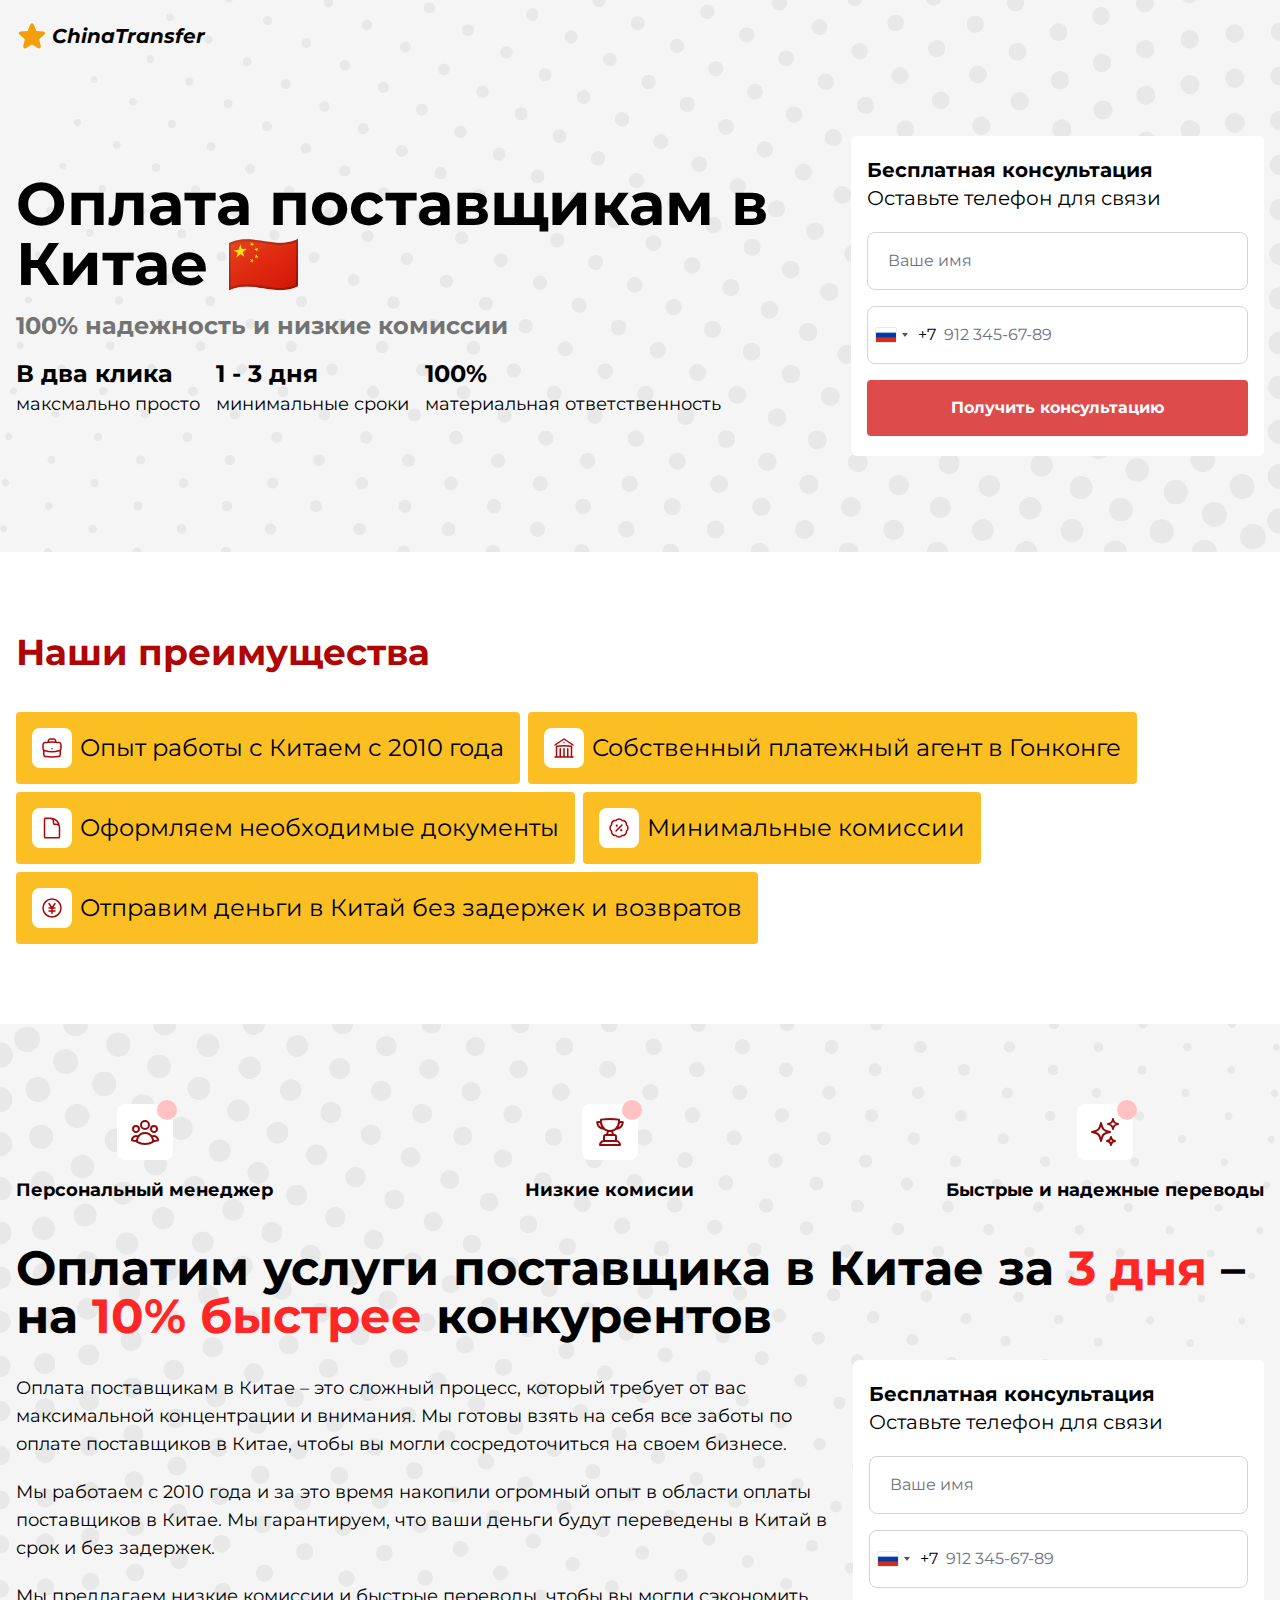
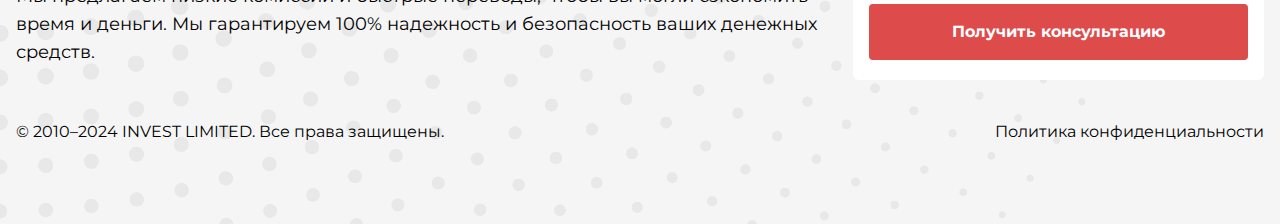
<file: index.html>
<!doctype html><html lang="en"><head><meta charset="utf-8"/><link rel="icon" href="/favicon.ico"/><meta name="viewport" content="width=device-width,initial-scale=1"/><meta name="theme-color" content="#000000"/><meta name="description" content="Web site created using create-react-app"/><link rel="apple-touch-icon" href="/logo192.png"/><link rel="manifest" href="/manifest.json"/><title>China transfer</title><script defer="defer" src="/static/js/main.c3dc3cc2.js"></script><link href="/static/css/main.91bf5cce.css" rel="stylesheet"></head><body><noscript>You need to enable JavaScript to run this app.</noscript><div id="root"></div></body></html>
</file>
<file: static/css/main.91bf5cce.css>
@import url(https://fonts.googleapis.com/css2?family=Montserrat:ital,wght@0,100..900;1,100..900&display=swap);
/*
! tailwindcss v3.4.6 | MIT License | https://tailwindcss.com
*/*,:after,:before{border:0 solid #e5e7eb;box-sizing:border-box}:after,:before{--tw-content:""}:host,html{-webkit-text-size-adjust:100%;font-feature-settings:normal;-webkit-tap-highlight-color:transparent;font-family:ui-sans-serif,system-ui,sans-serif,Apple Color Emoji,Segoe UI Emoji,Segoe UI Symbol,Noto Color Emoji;font-variation-settings:normal;line-height:1.5;tab-size:4}body{line-height:inherit;margin:0}hr{border-top-width:1px;color:inherit;height:0}abbr:where([title]){-webkit-text-decoration:underline dotted;text-decoration:underline dotted}h1,h2,h3,h4,h5,h6{font-size:inherit;font-weight:inherit}a{color:inherit;text-decoration:inherit}b,strong{font-weight:bolder}code,kbd,pre,samp{font-feature-settings:normal;font-family:ui-monospace,SFMono-Regular,Menlo,Monaco,Consolas,Liberation Mono,Courier New,monospace;font-size:1em;font-variation-settings:normal}small{font-size:80%}sub,sup{font-size:75%;line-height:0;position:relative;vertical-align:initial}sub{bottom:-.25em}sup{top:-.5em}table{border-collapse:collapse;border-color:inherit;text-indent:0}button,input,optgroup,select,textarea{font-feature-settings:inherit;color:inherit;font-family:inherit;font-size:100%;font-variation-settings:inherit;font-weight:inherit;letter-spacing:inherit;line-height:inherit;margin:0;padding:0}button,select{text-transform:none}button,input:where([type=button]),input:where([type=reset]),input:where([type=submit]){-webkit-appearance:button;background-color:initial;background-image:none}:-moz-focusring{outline:auto}:-moz-ui-invalid{box-shadow:none}progress{vertical-align:initial}::-webkit-inner-spin-button,::-webkit-outer-spin-button{height:auto}[type=search]{-webkit-appearance:textfield;outline-offset:-2px}::-webkit-search-decoration{-webkit-appearance:none}::-webkit-file-upload-button{-webkit-appearance:button;font:inherit}summary{display:list-item}blockquote,dd,dl,figure,h1,h2,h3,h4,h5,h6,hr,p,pre{margin:0}fieldset{margin:0}fieldset,legend{padding:0}menu,ol,ul{list-style:none;margin:0;padding:0}dialog{padding:0}textarea{resize:vertical}input::placeholder,textarea::placeholder{color:#9ca3af}[role=button],button{cursor:pointer}:disabled{cursor:default}audio,canvas,embed,iframe,img,object,svg,video{display:block;vertical-align:middle}img,video{height:auto;max-width:100%}[hidden]{display:none}[multiple],[type=date],[type=datetime-local],[type=email],[type=month],[type=number],[type=password],[type=search],[type=tel],[type=text],[type=time],[type=url],[type=week],input:where(:not([type])),select,textarea{--tw-shadow:0 0 #0000;-webkit-appearance:none;appearance:none;background-color:#fff;border-color:#6b7280;border-radius:0;border-width:1px;font-size:1rem;line-height:1.5rem;padding:.5rem .75rem}[multiple]:focus,[type=date]:focus,[type=datetime-local]:focus,[type=email]:focus,[type=month]:focus,[type=number]:focus,[type=password]:focus,[type=search]:focus,[type=tel]:focus,[type=text]:focus,[type=time]:focus,[type=url]:focus,[type=week]:focus,input:where(:not([type])):focus,select:focus,textarea:focus{--tw-ring-inset:var(--tw-empty,/*!*/ /*!*/);--tw-ring-offset-width:0px;--tw-ring-offset-color:#fff;--tw-ring-color:#2563eb;--tw-ring-offset-shadow:var(--tw-ring-inset) 0 0 0 var(--tw-ring-offset-width) var(--tw-ring-offset-color);--tw-ring-shadow:var(--tw-ring-inset) 0 0 0 calc(1px + var(--tw-ring-offset-width)) var(--tw-ring-color);border-color:#2563eb;box-shadow:var(--tw-ring-offset-shadow),var(--tw-ring-shadow),var(--tw-shadow);outline:2px solid #0000;outline-offset:2px}input::placeholder,textarea::placeholder{color:#6b7280;opacity:1}::-webkit-datetime-edit-fields-wrapper{padding:0}::-webkit-date-and-time-value{min-height:1.5em;text-align:inherit}::-webkit-datetime-edit{display:inline-flex}::-webkit-datetime-edit,::-webkit-datetime-edit-day-field,::-webkit-datetime-edit-hour-field,::-webkit-datetime-edit-meridiem-field,::-webkit-datetime-edit-millisecond-field,::-webkit-datetime-edit-minute-field,::-webkit-datetime-edit-month-field,::-webkit-datetime-edit-second-field,::-webkit-datetime-edit-year-field{padding-bottom:0;padding-top:0}select{background-image:url("data:image/svg+xml;charset=utf-8,%3Csvg xmlns='http://www.w3.org/2000/svg' fill='none' viewBox='0 0 20 20'%3E%3Cpath stroke='%236b7280' stroke-linecap='round' stroke-linejoin='round' stroke-width='1.5' d='m6 8 4 4 4-4'/%3E%3C/svg%3E");background-position:right .5rem center;background-repeat:no-repeat;background-size:1.5em 1.5em;padding-right:2.5rem;-webkit-print-color-adjust:exact;print-color-adjust:exact}[multiple],[size]:where(select:not([size="1"])){background-image:none;background-position:0 0;background-repeat:unset;background-size:initial;padding-right:.75rem;-webkit-print-color-adjust:unset;print-color-adjust:unset}[type=checkbox],[type=radio]{--tw-shadow:0 0 #0000;-webkit-appearance:none;appearance:none;background-color:#fff;background-origin:border-box;border-color:#6b7280;border-width:1px;color:#2563eb;display:inline-block;flex-shrink:0;height:1rem;padding:0;-webkit-print-color-adjust:exact;print-color-adjust:exact;-webkit-user-select:none;user-select:none;vertical-align:middle;width:1rem}[type=checkbox]{border-radius:0}[type=radio]{border-radius:100%}[type=checkbox]:focus,[type=radio]:focus{--tw-ring-inset:var(--tw-empty,/*!*/ /*!*/);--tw-ring-offset-width:2px;--tw-ring-offset-color:#fff;--tw-ring-color:#2563eb;--tw-ring-offset-shadow:var(--tw-ring-inset) 0 0 0 var(--tw-ring-offset-width) var(--tw-ring-offset-color);--tw-ring-shadow:var(--tw-ring-inset) 0 0 0 calc(2px + var(--tw-ring-offset-width)) var(--tw-ring-color);box-shadow:var(--tw-ring-offset-shadow),var(--tw-ring-shadow),var(--tw-shadow);outline:2px solid #0000;outline-offset:2px}[type=checkbox]:checked,[type=radio]:checked{background-color:currentColor;background-position:50%;background-repeat:no-repeat;background-size:100% 100%;border-color:#0000}[type=checkbox]:checked{background-image:url("data:image/svg+xml;charset=utf-8,%3Csvg viewBox='0 0 16 16' fill='%23fff' xmlns='http://www.w3.org/2000/svg'%3E%3Cpath d='M12.207 4.793a1 1 0 0 1 0 1.414l-5 5a1 1 0 0 1-1.414 0l-2-2a1 1 0 0 1 1.414-1.414L6.5 9.086l4.293-4.293a1 1 0 0 1 1.414 0z'/%3E%3C/svg%3E")}@media (forced-colors:active){[type=checkbox]:checked{-webkit-appearance:auto;appearance:auto}}[type=radio]:checked{background-image:url("data:image/svg+xml;charset=utf-8,%3Csvg viewBox='0 0 16 16' fill='%23fff' xmlns='http://www.w3.org/2000/svg'%3E%3Ccircle cx='8' cy='8' r='3'/%3E%3C/svg%3E")}@media (forced-colors:active){[type=radio]:checked{-webkit-appearance:auto;appearance:auto}}[type=checkbox]:checked:focus,[type=checkbox]:checked:hover,[type=checkbox]:indeterminate,[type=radio]:checked:focus,[type=radio]:checked:hover{background-color:currentColor;border-color:#0000}[type=checkbox]:indeterminate{background-image:url("data:image/svg+xml;charset=utf-8,%3Csvg xmlns='http://www.w3.org/2000/svg' fill='none' viewBox='0 0 16 16'%3E%3Cpath stroke='%23fff' stroke-linecap='round' stroke-linejoin='round' stroke-width='2' d='M4 8h8'/%3E%3C/svg%3E");background-position:50%;background-repeat:no-repeat;background-size:100% 100%}@media (forced-colors:active){[type=checkbox]:indeterminate{-webkit-appearance:auto;appearance:auto}}[type=checkbox]:indeterminate:focus,[type=checkbox]:indeterminate:hover{background-color:currentColor;border-color:#0000}[type=file]{background:unset;border-color:inherit;border-radius:0;border-width:0;font-size:unset;line-height:inherit;padding:0}[type=file]:focus{outline:1px solid ButtonText;outline:1px auto -webkit-focus-ring-color}body{font-family:Montserrat,sans-serif}*,:after,:before{--tw-border-spacing-x:0;--tw-border-spacing-y:0;--tw-translate-x:0;--tw-translate-y:0;--tw-rotate:0;--tw-skew-x:0;--tw-skew-y:0;--tw-scale-x:1;--tw-scale-y:1;--tw-pan-x: ;--tw-pan-y: ;--tw-pinch-zoom: ;--tw-scroll-snap-strictness:proximity;--tw-gradient-from-position: ;--tw-gradient-via-position: ;--tw-gradient-to-position: ;--tw-ordinal: ;--tw-slashed-zero: ;--tw-numeric-figure: ;--tw-numeric-spacing: ;--tw-numeric-fraction: ;--tw-ring-inset: ;--tw-ring-offset-width:0px;--tw-ring-offset-color:#fff;--tw-ring-color:#3b82f680;--tw-ring-offset-shadow:0 0 #0000;--tw-ring-shadow:0 0 #0000;--tw-shadow:0 0 #0000;--tw-shadow-colored:0 0 #0000;--tw-blur: ;--tw-brightness: ;--tw-contrast: ;--tw-grayscale: ;--tw-hue-rotate: ;--tw-invert: ;--tw-saturate: ;--tw-sepia: ;--tw-drop-shadow: ;--tw-backdrop-blur: ;--tw-backdrop-brightness: ;--tw-backdrop-contrast: ;--tw-backdrop-grayscale: ;--tw-backdrop-hue-rotate: ;--tw-backdrop-invert: ;--tw-backdrop-opacity: ;--tw-backdrop-saturate: ;--tw-backdrop-sepia: ;--tw-contain-size: ;--tw-contain-layout: ;--tw-contain-paint: ;--tw-contain-style: }::backdrop{--tw-border-spacing-x:0;--tw-border-spacing-y:0;--tw-translate-x:0;--tw-translate-y:0;--tw-rotate:0;--tw-skew-x:0;--tw-skew-y:0;--tw-scale-x:1;--tw-scale-y:1;--tw-pan-x: ;--tw-pan-y: ;--tw-pinch-zoom: ;--tw-scroll-snap-strictness:proximity;--tw-gradient-from-position: ;--tw-gradient-via-position: ;--tw-gradient-to-position: ;--tw-ordinal: ;--tw-slashed-zero: ;--tw-numeric-figure: ;--tw-numeric-spacing: ;--tw-numeric-fraction: ;--tw-ring-inset: ;--tw-ring-offset-width:0px;--tw-ring-offset-color:#fff;--tw-ring-color:#3b82f680;--tw-ring-offset-shadow:0 0 #0000;--tw-ring-shadow:0 0 #0000;--tw-shadow:0 0 #0000;--tw-shadow-colored:0 0 #0000;--tw-blur: ;--tw-brightness: ;--tw-contrast: ;--tw-grayscale: ;--tw-hue-rotate: ;--tw-invert: ;--tw-saturate: ;--tw-sepia: ;--tw-drop-shadow: ;--tw-backdrop-blur: ;--tw-backdrop-brightness: ;--tw-backdrop-contrast: ;--tw-backdrop-grayscale: ;--tw-backdrop-hue-rotate: ;--tw-backdrop-invert: ;--tw-backdrop-opacity: ;--tw-backdrop-saturate: ;--tw-backdrop-sepia: ;--tw-contain-size: ;--tw-contain-layout: ;--tw-contain-paint: ;--tw-contain-style: }.container{width:100%}@media (min-width:640px){.container{max-width:640px}}@media (min-width:768px){.container{max-width:768px}}@media (min-width:1024px){.container{max-width:1024px}}@media (min-width:1280px){.container{max-width:1280px}}@media (min-width:1536px){.container{max-width:1536px}}.absolute{position:absolute}.relative{position:relative}.-right-1{right:-.25rem}.-top-1{top:-.25rem}.bottom-0{bottom:0}.left-0{left:0}.right-0{right:0}.right-4{right:1rem}.top-0{top:0}.top-1\/2{top:50%}.z-0{z-index:0}.z-10{z-index:10}.mx-auto{margin-left:auto;margin-right:auto}.mb-10{margin-bottom:2.5rem}.mb-4{margin-bottom:1rem}.mb-5{margin-bottom:1.25rem}.mt-10{margin-top:2.5rem}.mt-4{margin-top:1rem}.block{display:block}.flex{display:flex}.h-5{height:1.25rem}.h-6{height:1.5rem}.h-8{height:2rem}.w-5{width:1.25rem}.w-6{width:1.5rem}.w-8{width:2rem}.w-full{width:100%}.-translate-y-1\/2{--tw-translate-y:-50%}.-translate-y-1\/2,.rotate-180{transform:translate(var(--tw-translate-x),var(--tw-translate-y)) rotate(var(--tw-rotate)) skewX(var(--tw-skew-x)) skewY(var(--tw-skew-y)) scaleX(var(--tw-scale-x)) scaleY(var(--tw-scale-y))}.rotate-180{--tw-rotate:180deg}.transform{transform:translate(var(--tw-translate-x),var(--tw-translate-y)) rotate(var(--tw-rotate)) skewX(var(--tw-skew-x)) skewY(var(--tw-skew-y)) scaleX(var(--tw-scale-x)) scaleY(var(--tw-scale-y))}.flex-col{flex-direction:column}.flex-wrap{flex-wrap:wrap}.items-center{align-items:center}.justify-center{justify-content:center}.justify-between{justify-content:space-between}.gap-1{gap:.25rem}.gap-10{gap:2.5rem}.gap-2{gap:.5rem}.gap-4{gap:1rem}.overflow-hidden{overflow:hidden}.text-nowrap{text-wrap:nowrap}.rounded{border-radius:.25rem}.rounded-full{border-radius:9999px}.rounded-lg{border-radius:.5rem}.rounded-md{border-radius:.375rem}.border{border-width:1px}.border-green-500{--tw-border-opacity:1;border-color:rgb(34 197 94/var(--tw-border-opacity))}.border-neutral-300{--tw-border-opacity:1;border-color:rgb(212 212 212/var(--tw-border-opacity))}.border-red-500{--tw-border-opacity:1;border-color:rgb(239 68 68/var(--tw-border-opacity))}.bg-green-200{--tw-bg-opacity:1;background-color:rgb(187 247 208/var(--tw-bg-opacity))}.bg-green-500{--tw-bg-opacity:1;background-color:rgb(34 197 94/var(--tw-bg-opacity))}.bg-neutral-100{--tw-bg-opacity:1;background-color:rgb(245 245 245/var(--tw-bg-opacity))}.bg-primary-200{--tw-bg-opacity:1;background-color:rgb(255 193 193/var(--tw-bg-opacity))}.bg-primary-700{--tw-bg-opacity:1;background-color:rgb(207 0 0/var(--tw-bg-opacity))}.bg-red-200{--tw-bg-opacity:1;background-color:rgb(254 202 202/var(--tw-bg-opacity))}.bg-secondary-400{--tw-bg-opacity:1;background-color:rgb(251 191 36/var(--tw-bg-opacity))}.bg-white{--tw-bg-opacity:1;background-color:rgb(255 255 255/var(--tw-bg-opacity))}.object-contain{object-fit:contain}.p-1{padding:.25rem}.p-2{padding:.5rem}.p-3{padding:.75rem}.p-4{padding:1rem}.px-4{padding-left:1rem;padding-right:1rem}.px-5{padding-left:1.25rem;padding-right:1.25rem}.py-2{padding-bottom:.5rem;padding-top:.5rem}.py-20{padding-bottom:5rem;padding-top:5rem}.py-4{padding-bottom:1rem;padding-top:1rem}.py-5{padding-bottom:1.25rem;padding-top:1.25rem}.pb-24{padding-bottom:6rem}.pt-16{padding-top:4rem}.text-center{text-align:center}.text-2xl{font-size:1.5rem;line-height:2rem}.text-4xl{font-size:2.25rem;line-height:2.5rem}.text-lg{font-size:1.125rem;line-height:1.75rem}.text-sm{font-size:.875rem;line-height:1.25rem}.text-xl{font-size:1.25rem;line-height:1.75rem}.text-xs{font-size:.75rem;line-height:1rem}.font-bold{font-weight:700}.italic{font-style:italic}.text-green-500{--tw-text-opacity:1;color:rgb(34 197 94/var(--tw-text-opacity))}.text-green-700{--tw-text-opacity:1;color:rgb(21 128 61/var(--tw-text-opacity))}.text-neutral-500{--tw-text-opacity:1;color:rgb(115 115 115/var(--tw-text-opacity))}.text-primary-500{--tw-text-opacity:1;color:rgb(255 38 38/var(--tw-text-opacity))}.text-primary-800{--tw-text-opacity:1;color:rgb(175 5 5/var(--tw-text-opacity))}.text-primary-900{--tw-text-opacity:1;color:rgb(144 12 12/var(--tw-text-opacity))}.text-red-500{--tw-text-opacity:1;color:rgb(239 68 68/var(--tw-text-opacity))}.text-red-700{--tw-text-opacity:1;color:rgb(185 28 28/var(--tw-text-opacity))}.text-secondary-500{--tw-text-opacity:1;color:rgb(245 158 11/var(--tw-text-opacity))}.text-white{--tw-text-opacity:1;color:rgb(255 255 255/var(--tw-text-opacity))}.opacity-5{opacity:.05}.ring-2{--tw-ring-offset-shadow:var(--tw-ring-inset) 0 0 0 var(--tw-ring-offset-width) var(--tw-ring-offset-color);--tw-ring-shadow:var(--tw-ring-inset) 0 0 0 calc(2px + var(--tw-ring-offset-width)) var(--tw-ring-color);box-shadow:var(--tw-ring-offset-shadow),var(--tw-ring-shadow),var(--tw-shadow,0 0 #0000)}.ring-green-500{--tw-ring-opacity:1;--tw-ring-color:rgb(34 197 94/var(--tw-ring-opacity))}.ring-red-500{--tw-ring-opacity:1;--tw-ring-color:rgb(239 68 68/var(--tw-ring-opacity))}.hover\:bg-primary-800:hover{--tw-bg-opacity:1;background-color:rgb(175 5 5/var(--tw-bg-opacity))}.focus\:border-green-500:focus{--tw-border-opacity:1;border-color:rgb(34 197 94/var(--tw-border-opacity))}.focus\:border-red-500:focus{--tw-border-opacity:1;border-color:rgb(239 68 68/var(--tw-border-opacity))}.focus\:border-secondary-500:focus{--tw-border-opacity:1;border-color:rgb(245 158 11/var(--tw-border-opacity))}.focus\:ring-1:focus{--tw-ring-offset-shadow:var(--tw-ring-inset) 0 0 0 var(--tw-ring-offset-width) var(--tw-ring-offset-color);--tw-ring-shadow:var(--tw-ring-inset) 0 0 0 calc(1px + var(--tw-ring-offset-width)) var(--tw-ring-color);box-shadow:var(--tw-ring-offset-shadow),var(--tw-ring-shadow),var(--tw-shadow,0 0 #0000)}.focus\:ring-green-500:focus{--tw-ring-opacity:1;--tw-ring-color:rgb(34 197 94/var(--tw-ring-opacity))}.focus\:ring-red-500:focus{--tw-ring-opacity:1;--tw-ring-color:rgb(239 68 68/var(--tw-ring-opacity))}.focus\:ring-secondary-500:focus{--tw-ring-opacity:1;--tw-ring-color:rgb(245 158 11/var(--tw-ring-opacity))}.disabled\:cursor-not-allowed:disabled{cursor:not-allowed}.disabled\:opacity-70:disabled{opacity:.7}@media (min-width:1024px){.lg\:mb-0{margin-bottom:0}.lg\:w-1\/3{width:33.333333%}.lg\:w-2\/3{width:66.666667%}.lg\:flex-row{flex-direction:row}.lg\:gap-2{gap:.5rem}.lg\:text-2xl{font-size:1.5rem;line-height:2rem}.lg\:text-5xl{font-size:3rem;line-height:1}.lg\:text-6xl{font-size:3.75rem;line-height:1}.lg\:text-lg{font-size:1.125rem;line-height:1.75rem}}:root{--iti-border-gray:#ccc;--iti-text-gray:#999;--iti-hover-color:#0000000d;--iti-border-color:var(--iti-border-gray);--iti-dialcode-color:var(--iti-text-gray);--iti-dropdown-bg:#fff;--iti-spacer-horizontal:8px;--iti-flag-height:15px;--iti-flag-width:20px;--iti-border-width:1px;--iti-arrow-height:4px;--iti-arrow-width:6px;--iti-triangle-border:calc(var(--iti-arrow-width)/2);--iti-arrow-padding:6px;--iti-arrow-color:#555;--iti-input-padding:6px;--iti-right-hand-selected-country-padding:calc(var(--iti-spacer-horizontal) + var(--iti-spacer-horizontal) + var(--iti-flag-width));--iti-selected-country-arrow-padding:calc(var(--iti-arrow-padding) + var(--iti-arrow-padding) + var(--iti-flag-width) + var(--iti-spacer-horizontal) + var(--iti-arrow-width) + var(--iti-input-padding));--iti-path-flags-1x:url(/static/media/flags.1952df896c6a79bb730c.png);--iti-path-flags-2x:url(/static/media/flags@2x.276410ffdcdd2ff8dca2.png);--iti-path-globe-1x:url([data-uri]);--iti-path-globe-2x:url([data-uri]);--iti-flag-sprite-width:5762px;--iti-flag-sprite-height:15px;--iti-mobile-popup-margin:30px}.iti{display:inline-block;position:relative}.iti *{box-sizing:border-box}.iti__hide{display:none}.iti__v-hide{visibility:hidden}.iti__a11y-text{clip:rect(1px,1px,1px,1px);height:1px;overflow:hidden;position:absolute;width:1px}.iti input.iti__tel-input,.iti input.iti__tel-input[type=tel],.iti input.iti__tel-input[type=text]{margin-bottom:0!important;margin-right:0;margin-top:0!important;padding-right:var(--iti-right-hand-selected-country-padding);position:relative;z-index:0}.iti__country-container{bottom:0;padding:var(--iti-border-width);position:absolute;right:0;top:0}.iti__selected-country{align-items:center;background:none;border:0;border-radius:0;color:inherit;display:flex;font-family:inherit;font-size:inherit;font-weight:inherit;height:100%;line-height:inherit;margin:0;padding:0;position:relative;text-decoration:none;z-index:1}.iti__selected-country-primary{align-items:center;display:flex;height:100%;padding:0 var(--iti-arrow-padding) 0 var(--iti-spacer-horizontal)}.iti__arrow{border-left:var(--iti-triangle-border) solid #0000;border-right:var(--iti-triangle-border) solid #0000;border-top:var(--iti-arrow-height) solid var(--iti-arrow-color);height:0;margin-left:var(--iti-arrow-padding);width:0}[dir=rtl] .iti__arrow{margin-left:0;margin-right:var(--iti-arrow-padding)}.iti__arrow--up{border-bottom:var(--iti-arrow-height) solid var(--iti-arrow-color);border-top:none}.iti__dropdown-content{background-color:var(--iti-dropdown-bg);border-radius:3px}.iti--inline-dropdown .iti__dropdown-content{border:var(--iti-border-width) solid var(--iti-border-color);box-shadow:1px 1px 4px #0003;margin-left:calc(var(--iti-border-width)*-1);margin-top:3px;position:absolute;z-index:2}.iti__search-input{border-radius:3px;border-width:0;padding:9px 12px;width:100%}.iti__search-input+.iti__country-list{border-top:1px solid var(--iti-border-color)}.iti__country-list{-webkit-overflow-scrolling:touch;list-style:none;margin:0;overflow-y:scroll;padding:0}.iti--inline-dropdown .iti__country-list{max-height:185px}.iti--flexible-dropdown-width .iti__country-list{white-space:nowrap}@media (max-width:500px){.iti--flexible-dropdown-width .iti__country-list{white-space:normal}}.iti__flag-box{display:inline-block;width:var(--iti-flag-width)}.iti__country{align-items:center;display:flex;outline:none;padding:8px var(--iti-spacer-horizontal)}.iti__dial-code{color:var(--iti-dialcode-color)}.iti__country.iti__highlight{background-color:var(--iti-hover-color)}.iti__country-name,.iti__flag-box{margin-right:var(--iti-spacer-horizontal)}[dir=rtl] .iti__country-name,[dir=rtl] .iti__flag-box{margin-left:var(--iti-spacer-horizontal);margin-right:0}.iti--allow-dropdown input.iti__tel-input,.iti--allow-dropdown input.iti__tel-input[type=tel],.iti--allow-dropdown input.iti__tel-input[type=text]{margin-left:0;padding-left:var(--iti-selected-country-arrow-padding);padding-right:var(--iti-input-padding)}[dir=rtl] .iti--allow-dropdown input.iti__tel-input,[dir=rtl] .iti--allow-dropdown input.iti__tel-input[type=tel],[dir=rtl] .iti--allow-dropdown input.iti__tel-input[type=text]{margin-right:0;padding-left:var(--iti-input-padding);padding-right:var(--iti-selected-country-arrow-padding)}.iti--allow-dropdown .iti__country-container{left:0;right:auto}[dir=rtl] .iti--allow-dropdown .iti__country-container{left:auto;right:0}.iti--allow-dropdown .iti__country-container:not(:has(+input[disabled])):not(:has(+input[readonly])):hover,.iti--allow-dropdown .iti__country-container:not(:has(+input[disabled])):not(:has(+input[readonly])):hover button{cursor:pointer}.iti--allow-dropdown .iti__country-container:not(:has(+input[disabled])):not(:has(+input[readonly])) .iti__selected-country-primary:hover,.iti--allow-dropdown .iti__country-container:not(:has(+input[disabled])):not(:has(+input[readonly])) .iti__selected-country:has(+.iti__dropdown-content:hover) .iti__selected-country-primary{background-color:var(--iti-hover-color)}.iti .iti__selected-dial-code{margin-left:4px}[dir=rtl] .iti .iti__selected-dial-code{margin-left:0;margin-right:4px}.iti--container{left:-1000px;padding:var(--iti-border-width);position:fixed;top:-1000px;z-index:1060}.iti--container:hover{cursor:pointer}.iti--fullscreen-popup.iti--container{background-color:#00000080;bottom:0;display:flex;flex-direction:column;justify-content:flex-start;left:0;padding:var(--iti-mobile-popup-margin);position:fixed;right:0;top:0}.iti--fullscreen-popup .iti__dropdown-content{display:flex;flex-direction:column;max-height:100%;position:relative}.iti--fullscreen-popup .iti__country{line-height:1.5em;padding:10px}.iti__flag{--iti-flag-offset:0px;--iti-flag-width:20px;--iti-flag-height:14px;background-image:var(--iti-path-flags-1x);background-position:var(--iti-flag-offset) 0;background-repeat:no-repeat;background-size:var(--iti-flag-sprite-width) var(--iti-flag-sprite-height);box-shadow:0 0 1px 0 #888;height:var(--iti-flag-height);width:var(--iti-flag-width)}.iti__np{--iti-flag-width:13px}.iti__ch,.iti__va{--iti-flag-width:15px}.iti__be,.iti__ne{--iti-flag-width:18px}.iti__mc{--iti-flag-width:19px}.iti__ac,.iti__ae,.iti__ai,.iti__am,.iti__as,.iti__au,.iti__az,.iti__ba,.iti__bm,.iti__bn,.iti__bs,.iti__by,.iti__ca,.iti__cc,.iti__ck,.iti__cu,.iti__cx,.iti__dg,.iti__dm,.iti__eh,.iti__er,.iti__et,.iti__fj,.iti__fk,.iti__gb,.iti__gi,.iti__gs,.iti__gw,.iti__hm,.iti__hn,.iti__hr,.iti__hu,.iti__ie,.iti__im,.iti__io,.iti__jm,.iti__jo,.iti__ki,.iti__kp,.iti__kw,.iti__ky,.iti__kz,.iti__lc,.iti__lk,.iti__lv,.iti__ly,.iti__md,.iti__me,.iti__mk,.iti__mn,.iti__mp,.iti__ms,.iti__my,.iti__nc,.iti__nf,.iti__ng,.iti__nr,.iti__nu,.iti__nz,.iti__om,.iti__ph,.iti__pn,.iti__ps,.iti__sb,.iti__sc,.iti__sd,.iti__sh,.iti__si,.iti__ss,.iti__st,.iti__su,.iti__ta,.iti__tc,.iti__tj,.iti__tk,.iti__tl,.iti__to,.iti__tv,.iti__uk,.iti__uz,.iti__vg,.iti__ws,.iti__zw{--iti-flag-height:10px}.iti__fm,.iti__gu,.iti__lr,.iti__mh,.iti__py,.iti__um,.iti__us{--iti-flag-height:11px}.iti__bd,.iti__bg,.iti__bh,.iti__bi,.iti__bz,.iti__cq,.iti__cr,.iti__cv,.iti__de,.iti__fi,.iti__gd,.iti__gy,.iti__ht,.iti__ir,.iti__je,.iti__kg,.iti__km,.iti__li,.iti__lt,.iti__lu,.iti__mx,.iti__ni,.iti__sv,.iti__tt,.iti__vu{--iti-flag-height:12px}.iti__ar,.iti__ax,.iti__ee,.iti__gt,.iti__kh,.iti__pl,.iti__pw,.iti__se,.iti__tg{--iti-flag-height:13px}.iti__al,.iti__be,.iti__bv,.iti__cd,.iti__ch,.iti__dk,.iti__fo,.iti__ga,.iti__il,.iti__is,.iti__mc,.iti__ne,.iti__no,.iti__np,.iti__pg,.iti__sj,.iti__sm,.iti__va,.iti__xk{--iti-flag-height:15px}.iti__qa{--iti-flag-height:8px}.iti__ac{--iti-flag-offset:0px}.iti__ad{--iti-flag-offset:-22px}.iti__ae{--iti-flag-offset:-44px}.iti__af{--iti-flag-offset:-66px}.iti__ag{--iti-flag-offset:-88px}.iti__ai{--iti-flag-offset:-110px}.iti__al{--iti-flag-offset:-132px}.iti__am{--iti-flag-offset:-154px}.iti__ao{--iti-flag-offset:-176px}.iti__aq{--iti-flag-offset:-198px}.iti__ar{--iti-flag-offset:-220px}.iti__as{--iti-flag-offset:-242px}.iti__at{--iti-flag-offset:-264px}.iti__au{--iti-flag-offset:-286px}.iti__aw{--iti-flag-offset:-308px}.iti__ax{--iti-flag-offset:-330px}.iti__az{--iti-flag-offset:-352px}.iti__ba{--iti-flag-offset:-374px}.iti__bb{--iti-flag-offset:-396px}.iti__bd{--iti-flag-offset:-418px}.iti__be{--iti-flag-offset:-440px}.iti__bf{--iti-flag-offset:-460px}.iti__bg{--iti-flag-offset:-482px}.iti__bh{--iti-flag-offset:-504px}.iti__bi{--iti-flag-offset:-526px}.iti__bj{--iti-flag-offset:-548px}.iti__bl{--iti-flag-offset:-570px}.iti__bm{--iti-flag-offset:-592px}.iti__bn{--iti-flag-offset:-614px}.iti__bo{--iti-flag-offset:-636px}.iti__bq{--iti-flag-offset:-658px}.iti__br{--iti-flag-offset:-680px}.iti__bs{--iti-flag-offset:-702px}.iti__bt{--iti-flag-offset:-724px}.iti__bv{--iti-flag-offset:-746px}.iti__bw{--iti-flag-offset:-768px}.iti__by{--iti-flag-offset:-790px}.iti__bz{--iti-flag-offset:-812px}.iti__ca{--iti-flag-offset:-834px}.iti__cc{--iti-flag-offset:-856px}.iti__cd{--iti-flag-offset:-878px}.iti__cf{--iti-flag-offset:-900px}.iti__cg{--iti-flag-offset:-922px}.iti__ch{--iti-flag-offset:-944px}.iti__ci{--iti-flag-offset:-961px}.iti__ck{--iti-flag-offset:-983px}.iti__cl{--iti-flag-offset:-1005px}.iti__cm{--iti-flag-offset:-1027px}.iti__cn{--iti-flag-offset:-1049px}.iti__co{--iti-flag-offset:-1071px}.iti__cp{--iti-flag-offset:-1093px}.iti__cq{--iti-flag-offset:-1115px}.iti__cr{--iti-flag-offset:-1137px}.iti__cu{--iti-flag-offset:-1159px}.iti__cv{--iti-flag-offset:-1181px}.iti__cw{--iti-flag-offset:-1203px}.iti__cx{--iti-flag-offset:-1225px}.iti__cy{--iti-flag-offset:-1247px}.iti__cz{--iti-flag-offset:-1269px}.iti__de{--iti-flag-offset:-1291px}.iti__dg{--iti-flag-offset:-1313px}.iti__dj{--iti-flag-offset:-1335px}.iti__dk{--iti-flag-offset:-1357px}.iti__dm{--iti-flag-offset:-1379px}.iti__do{--iti-flag-offset:-1401px}.iti__dz{--iti-flag-offset:-1423px}.iti__ea{--iti-flag-offset:-1445px}.iti__ec{--iti-flag-offset:-1467px}.iti__ee{--iti-flag-offset:-1489px}.iti__eg{--iti-flag-offset:-1511px}.iti__eh{--iti-flag-offset:-1533px}.iti__er{--iti-flag-offset:-1555px}.iti__es{--iti-flag-offset:-1577px}.iti__et{--iti-flag-offset:-1599px}.iti__eu{--iti-flag-offset:-1621px}.iti__ez{--iti-flag-offset:-1643px}.iti__fi{--iti-flag-offset:-1665px}.iti__fj{--iti-flag-offset:-1687px}.iti__fk{--iti-flag-offset:-1709px}.iti__fm{--iti-flag-offset:-1731px}.iti__fo{--iti-flag-offset:-1753px}.iti__fr{--iti-flag-offset:-1775px}.iti__fx{--iti-flag-offset:-1797px}.iti__ga{--iti-flag-offset:-1819px}.iti__gb{--iti-flag-offset:-1841px}.iti__gd{--iti-flag-offset:-1863px}.iti__ge{--iti-flag-offset:-1885px}.iti__gf{--iti-flag-offset:-1907px}.iti__gg{--iti-flag-offset:-1929px}.iti__gh{--iti-flag-offset:-1951px}.iti__gi{--iti-flag-offset:-1973px}.iti__gl{--iti-flag-offset:-1995px}.iti__gm{--iti-flag-offset:-2017px}.iti__gn{--iti-flag-offset:-2039px}.iti__gp{--iti-flag-offset:-2061px}.iti__gq{--iti-flag-offset:-2083px}.iti__gr{--iti-flag-offset:-2105px}.iti__gs{--iti-flag-offset:-2127px}.iti__gt{--iti-flag-offset:-2149px}.iti__gu{--iti-flag-offset:-2171px}.iti__gw{--iti-flag-offset:-2193px}.iti__gy{--iti-flag-offset:-2215px}.iti__hk{--iti-flag-offset:-2237px}.iti__hm{--iti-flag-offset:-2259px}.iti__hn{--iti-flag-offset:-2281px}.iti__hr{--iti-flag-offset:-2303px}.iti__ht{--iti-flag-offset:-2325px}.iti__hu{--iti-flag-offset:-2347px}.iti__ic{--iti-flag-offset:-2369px}.iti__id{--iti-flag-offset:-2391px}.iti__ie{--iti-flag-offset:-2413px}.iti__il{--iti-flag-offset:-2435px}.iti__im{--iti-flag-offset:-2457px}.iti__in{--iti-flag-offset:-2479px}.iti__io{--iti-flag-offset:-2501px}.iti__iq{--iti-flag-offset:-2523px}.iti__ir{--iti-flag-offset:-2545px}.iti__is{--iti-flag-offset:-2567px}.iti__it{--iti-flag-offset:-2589px}.iti__je{--iti-flag-offset:-2611px}.iti__jm{--iti-flag-offset:-2633px}.iti__jo{--iti-flag-offset:-2655px}.iti__jp{--iti-flag-offset:-2677px}.iti__ke{--iti-flag-offset:-2699px}.iti__kg{--iti-flag-offset:-2721px}.iti__kh{--iti-flag-offset:-2743px}.iti__ki{--iti-flag-offset:-2765px}.iti__km{--iti-flag-offset:-2787px}.iti__kn{--iti-flag-offset:-2809px}.iti__kp{--iti-flag-offset:-2831px}.iti__kr{--iti-flag-offset:-2853px}.iti__kw{--iti-flag-offset:-2875px}.iti__ky{--iti-flag-offset:-2897px}.iti__kz{--iti-flag-offset:-2919px}.iti__la{--iti-flag-offset:-2941px}.iti__lb{--iti-flag-offset:-2963px}.iti__lc{--iti-flag-offset:-2985px}.iti__li{--iti-flag-offset:-3007px}.iti__lk{--iti-flag-offset:-3029px}.iti__lr{--iti-flag-offset:-3051px}.iti__ls{--iti-flag-offset:-3073px}.iti__lt{--iti-flag-offset:-3095px}.iti__lu{--iti-flag-offset:-3117px}.iti__lv{--iti-flag-offset:-3139px}.iti__ly{--iti-flag-offset:-3161px}.iti__ma{--iti-flag-offset:-3183px}.iti__mc{--iti-flag-offset:-3205px}.iti__md{--iti-flag-offset:-3226px}.iti__me{--iti-flag-offset:-3248px}.iti__mf{--iti-flag-offset:-3270px}.iti__mg{--iti-flag-offset:-3292px}.iti__mh{--iti-flag-offset:-3314px}.iti__mk{--iti-flag-offset:-3336px}.iti__ml{--iti-flag-offset:-3358px}.iti__mm{--iti-flag-offset:-3380px}.iti__mn{--iti-flag-offset:-3402px}.iti__mo{--iti-flag-offset:-3424px}.iti__mp{--iti-flag-offset:-3446px}.iti__mq{--iti-flag-offset:-3468px}.iti__mr{--iti-flag-offset:-3490px}.iti__ms{--iti-flag-offset:-3512px}.iti__mt{--iti-flag-offset:-3534px}.iti__mu{--iti-flag-offset:-3556px}.iti__mv{--iti-flag-offset:-3578px}.iti__mw{--iti-flag-offset:-3600px}.iti__mx{--iti-flag-offset:-3622px}.iti__my{--iti-flag-offset:-3644px}.iti__mz{--iti-flag-offset:-3666px}.iti__na{--iti-flag-offset:-3688px}.iti__nc{--iti-flag-offset:-3710px}.iti__ne{--iti-flag-offset:-3732px}.iti__nf{--iti-flag-offset:-3752px}.iti__ng{--iti-flag-offset:-3774px}.iti__ni{--iti-flag-offset:-3796px}.iti__nl{--iti-flag-offset:-3818px}.iti__no{--iti-flag-offset:-3840px}.iti__np{--iti-flag-offset:-3862px}.iti__nr{--iti-flag-offset:-3877px}.iti__nu{--iti-flag-offset:-3899px}.iti__nz{--iti-flag-offset:-3921px}.iti__om{--iti-flag-offset:-3943px}.iti__pa{--iti-flag-offset:-3965px}.iti__pe{--iti-flag-offset:-3987px}.iti__pf{--iti-flag-offset:-4009px}.iti__pg{--iti-flag-offset:-4031px}.iti__ph{--iti-flag-offset:-4053px}.iti__pk{--iti-flag-offset:-4075px}.iti__pl{--iti-flag-offset:-4097px}.iti__pm{--iti-flag-offset:-4119px}.iti__pn{--iti-flag-offset:-4141px}.iti__pr{--iti-flag-offset:-4163px}.iti__ps{--iti-flag-offset:-4185px}.iti__pt{--iti-flag-offset:-4207px}.iti__pw{--iti-flag-offset:-4229px}.iti__py{--iti-flag-offset:-4251px}.iti__qa{--iti-flag-offset:-4273px}.iti__re{--iti-flag-offset:-4295px}.iti__ro{--iti-flag-offset:-4317px}.iti__rs{--iti-flag-offset:-4339px}.iti__ru{--iti-flag-offset:-4361px}.iti__rw{--iti-flag-offset:-4383px}.iti__sa{--iti-flag-offset:-4405px}.iti__sb{--iti-flag-offset:-4427px}.iti__sc{--iti-flag-offset:-4449px}.iti__sd{--iti-flag-offset:-4471px}.iti__se{--iti-flag-offset:-4493px}.iti__sg{--iti-flag-offset:-4515px}.iti__sh{--iti-flag-offset:-4537px}.iti__si{--iti-flag-offset:-4559px}.iti__sj{--iti-flag-offset:-4581px}.iti__sk{--iti-flag-offset:-4603px}.iti__sl{--iti-flag-offset:-4625px}.iti__sm{--iti-flag-offset:-4647px}.iti__sn{--iti-flag-offset:-4669px}.iti__so{--iti-flag-offset:-4691px}.iti__sr{--iti-flag-offset:-4713px}.iti__ss{--iti-flag-offset:-4735px}.iti__st{--iti-flag-offset:-4757px}.iti__su{--iti-flag-offset:-4779px}.iti__sv{--iti-flag-offset:-4801px}.iti__sx{--iti-flag-offset:-4823px}.iti__sy{--iti-flag-offset:-4845px}.iti__sz{--iti-flag-offset:-4867px}.iti__ta{--iti-flag-offset:-4889px}.iti__tc{--iti-flag-offset:-4911px}.iti__td{--iti-flag-offset:-4933px}.iti__tf{--iti-flag-offset:-4955px}.iti__tg{--iti-flag-offset:-4977px}.iti__th{--iti-flag-offset:-4999px}.iti__tj{--iti-flag-offset:-5021px}.iti__tk{--iti-flag-offset:-5043px}.iti__tl{--iti-flag-offset:-5065px}.iti__tm{--iti-flag-offset:-5087px}.iti__tn{--iti-flag-offset:-5109px}.iti__to{--iti-flag-offset:-5131px}.iti__tr{--iti-flag-offset:-5153px}.iti__tt{--iti-flag-offset:-5175px}.iti__tv{--iti-flag-offset:-5197px}.iti__tw{--iti-flag-offset:-5219px}.iti__tz{--iti-flag-offset:-5241px}.iti__ua{--iti-flag-offset:-5263px}.iti__ug{--iti-flag-offset:-5285px}.iti__uk{--iti-flag-offset:-5307px}.iti__um{--iti-flag-offset:-5329px}.iti__un{--iti-flag-offset:-5351px}.iti__us{--iti-flag-offset:-5373px}.iti__uy{--iti-flag-offset:-5395px}.iti__uz{--iti-flag-offset:-5417px}.iti__va{--iti-flag-offset:-5439px}.iti__vc{--iti-flag-offset:-5456px}.iti__ve{--iti-flag-offset:-5478px}.iti__vg{--iti-flag-offset:-5500px}.iti__vi{--iti-flag-offset:-5522px}.iti__vn{--iti-flag-offset:-5544px}.iti__vu{--iti-flag-offset:-5566px}.iti__wf{--iti-flag-offset:-5588px}.iti__ws{--iti-flag-offset:-5610px}.iti__xk{--iti-flag-offset:-5632px}.iti__ye{--iti-flag-offset:-5654px}.iti__yt{--iti-flag-offset:-5676px}.iti__za{--iti-flag-offset:-5698px}.iti__zm{--iti-flag-offset:-5720px}.iti__zw{--iti-flag-offset:-5742px}.iti__globe{background-image:var(--iti-path-globe-1x);background-position:100%;background-size:contain;box-shadow:none;height:19px}@media (-webkit-min-device-pixel-ratio:2),(min-resolution:2x){.iti__flag{background-image:var(--iti-path-flags-2x)}.iti__globe{background-image:var(--iti-path-globe-2x)}}
/*# sourceMappingURL=main.91bf5cce.css.map*/
</file>
